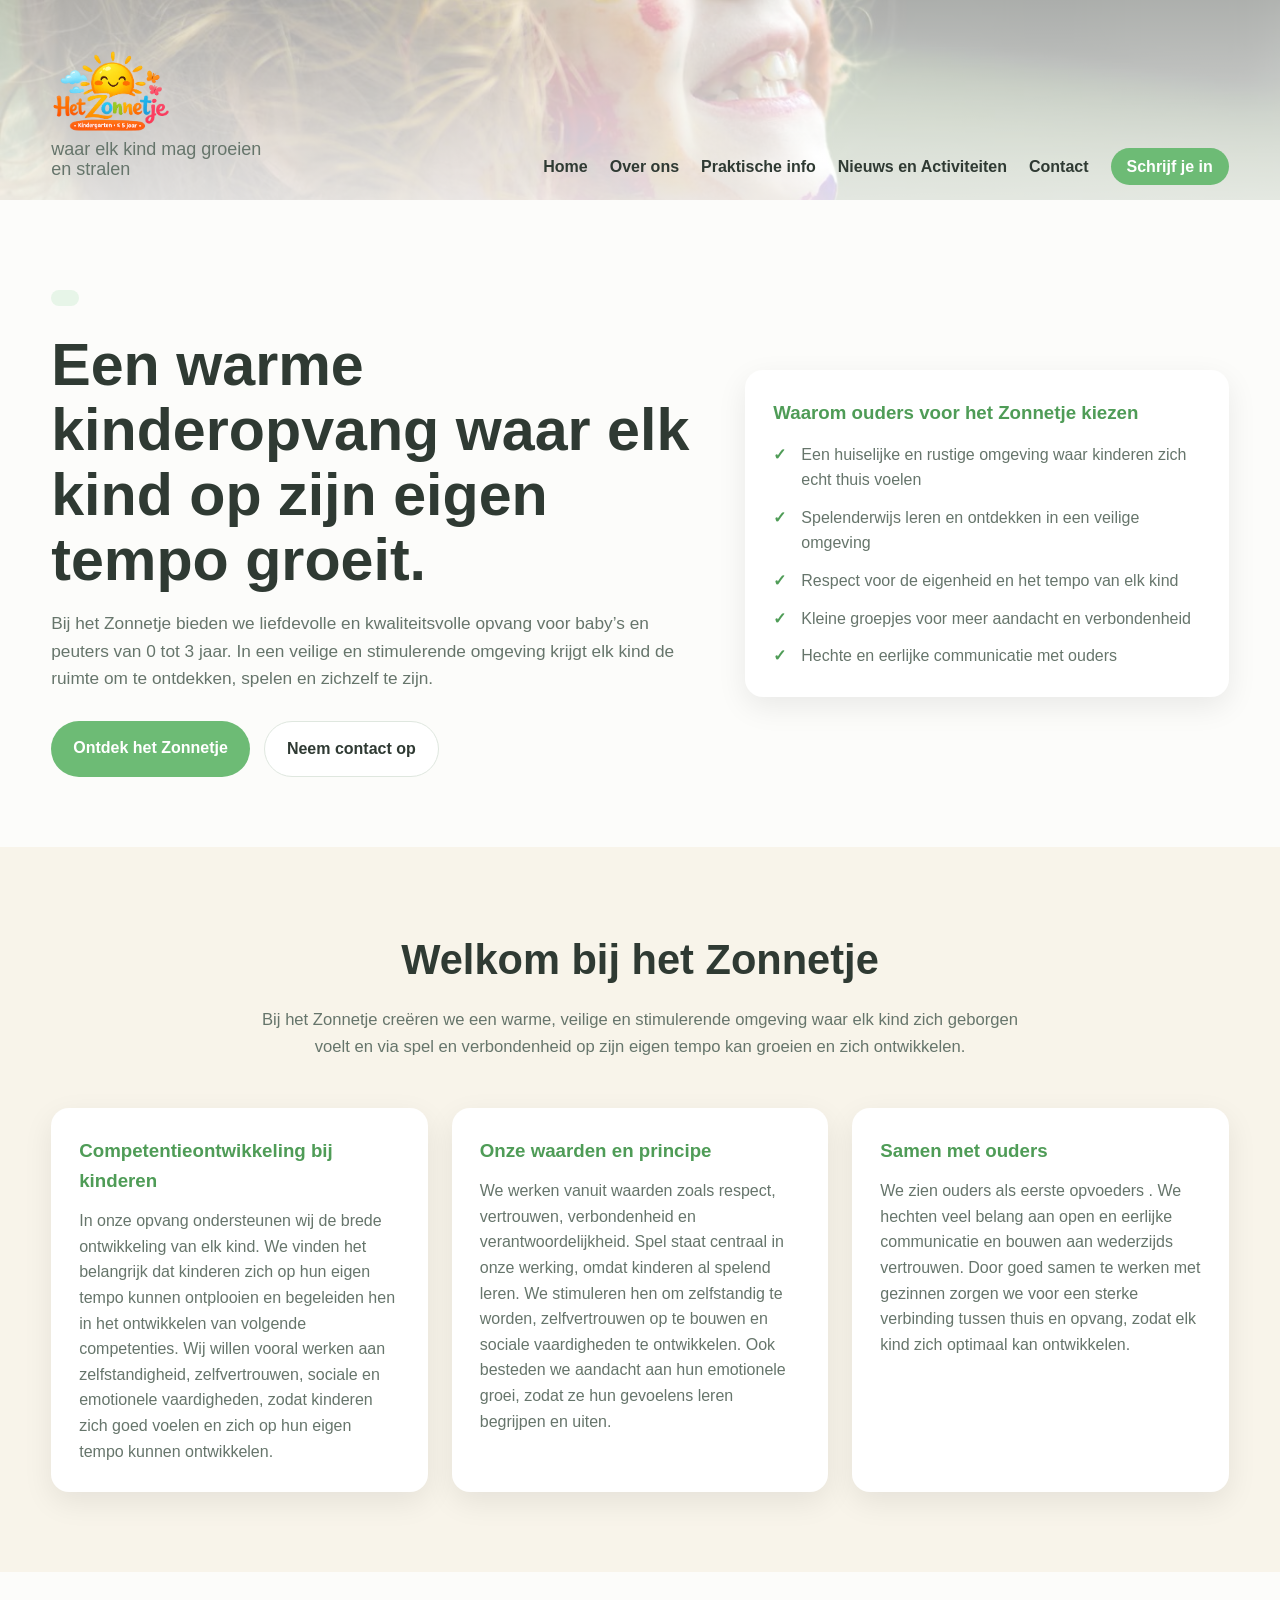
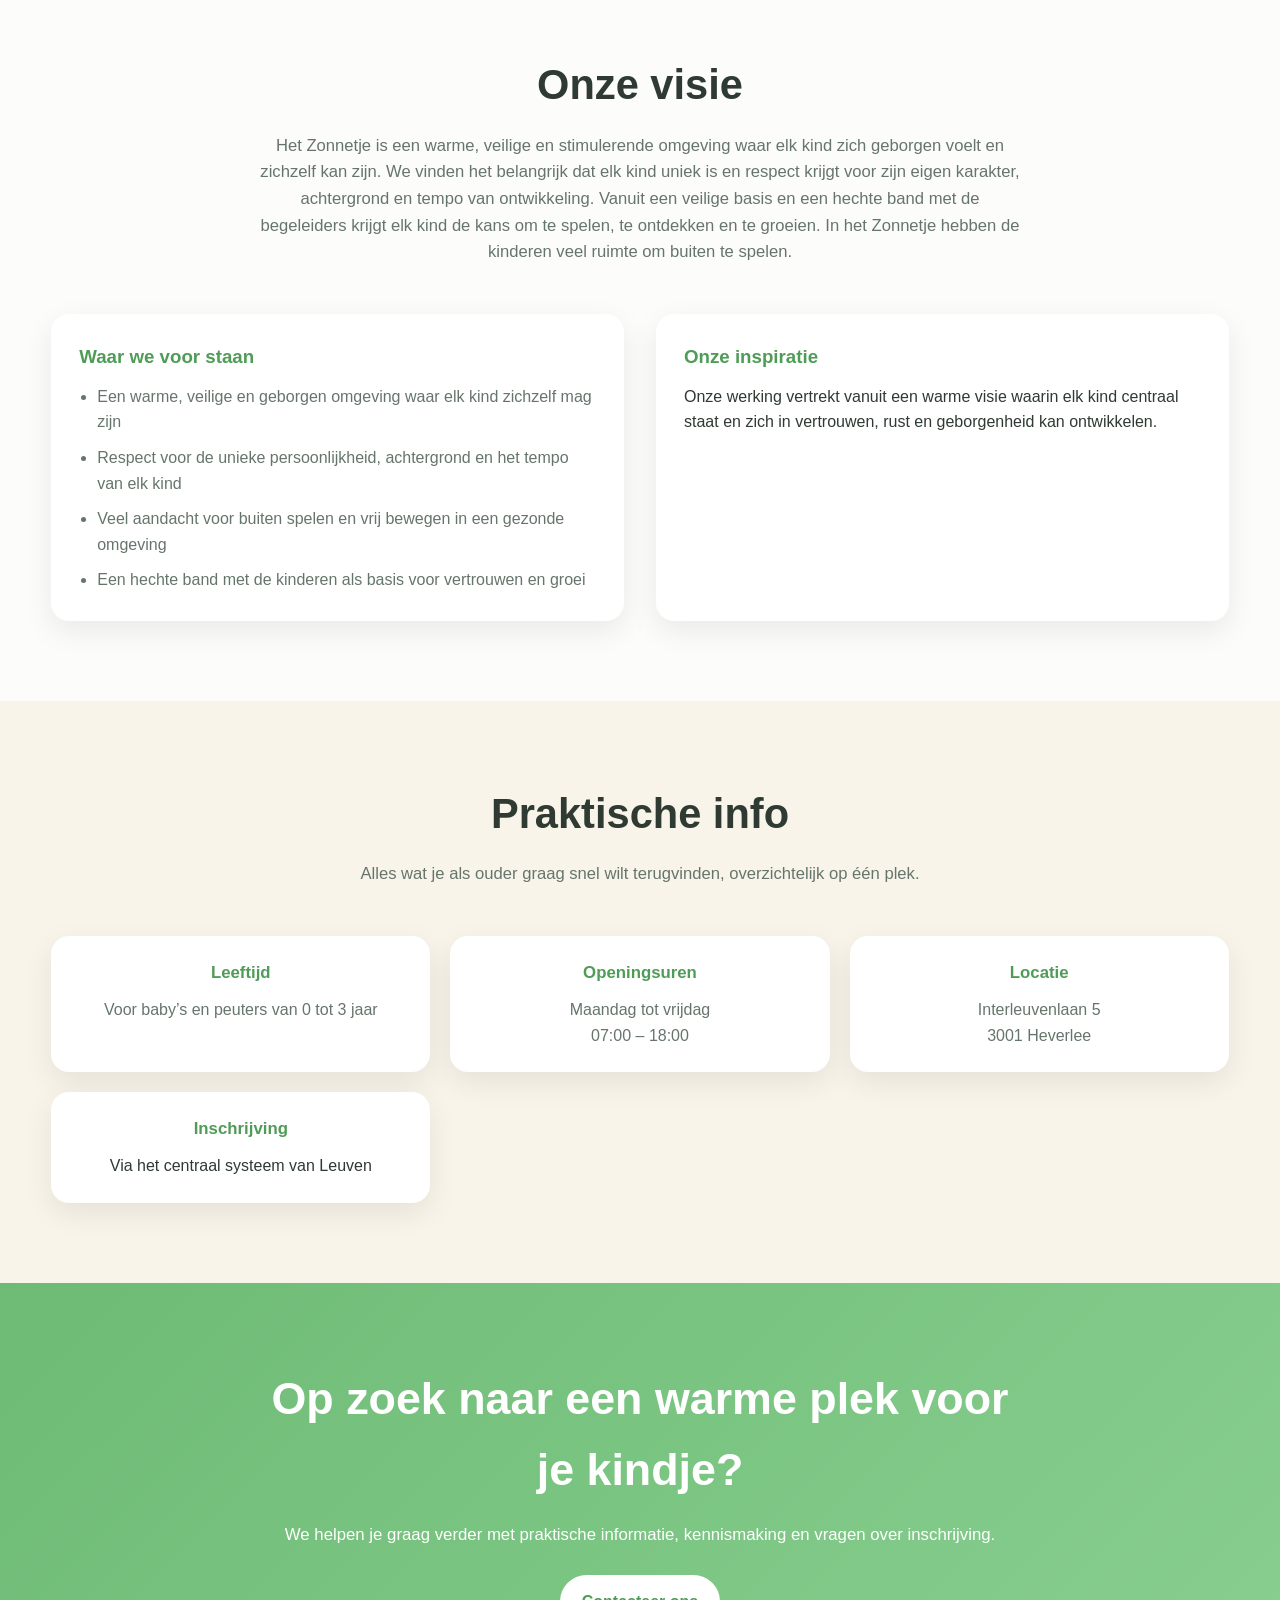
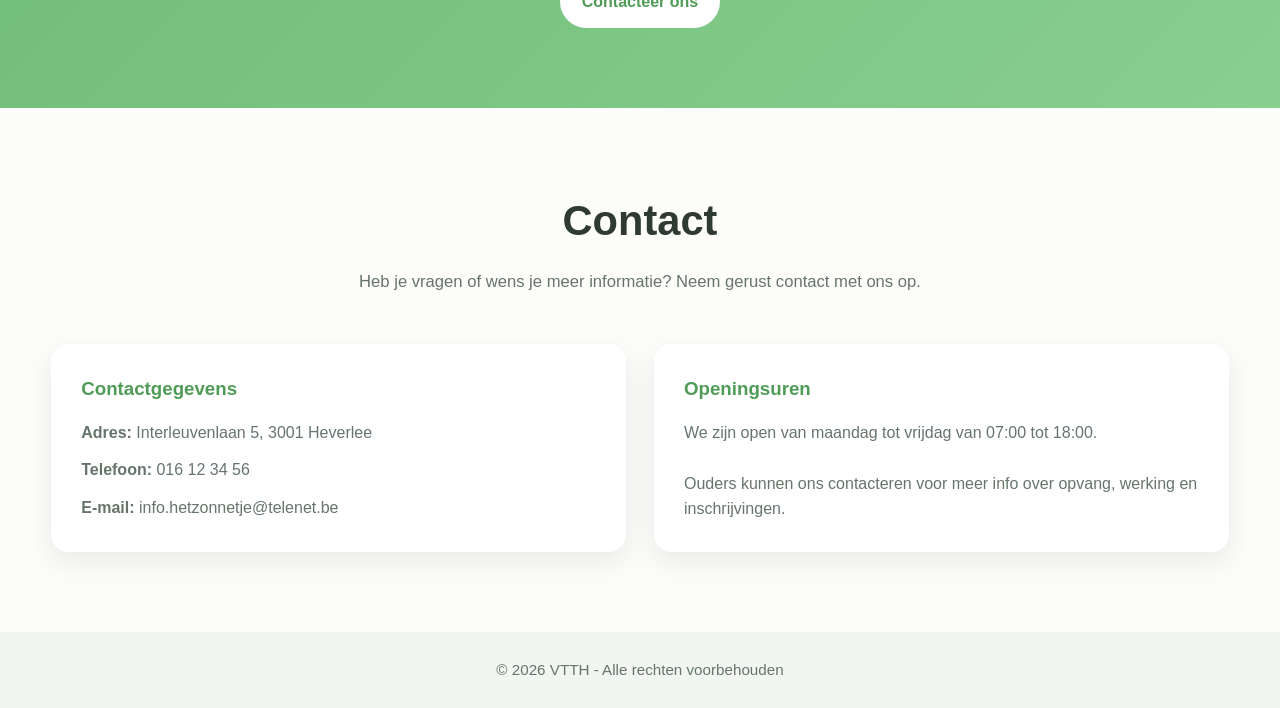
<file: index.html>
<!DOCTYPE html>
<html lang="en">
<head>
  <meta charset="UTF-8" />
  <meta name="viewport" content="width=device-width, initial-scale=1.0" />
  <title>het Zonnetje</title>
  <link rel="stylesheet" href="styles/style.css" />
</head>
<body>

  <header>
    <div class="container nav">
      <div class="logo">
        <img class="logo-icon" src="images/logo.png" alt="Het Zonnetje">
	      <span> 
		      waar elk kind mag groeien <br>
		      en stralen 
        </span>
      </div>
      <nav>
        <ul>
	        <li><a href="index.html">Home</a></li>
          <li><a href="overons.html">Over ons</a></li>
          <li><a href="praktische.html">Praktische info</a></li>
          <li><a href="nieuws.html">Nieuws en Activiteiten</a></li>
          <li><a href="contact.html">Contact</a></li>
          <li><a class="nav-btn" href="#contact">Schrijf je in</a></li>
        </ul>
      </nav>
    </div>
  </header>

  <main>
    <section class="hero" id="home">
      <div class="container hero-grid">
        <div>
          <div class="eyebrow"></div>
          <h1>Een warme kinderopvang waar elk kind op zijn eigen tempo groeit.</h1>
          <p>
            Bij het Zonnetje bieden we liefdevolle en kwaliteitsvolle opvang
            voor baby’s en peuters van 0 tot 3 jaar. In een veilige en
            stimulerende omgeving krijgt elk kind de ruimte om te ontdekken,
            spelen en zichzelf te zijn.
          </p>
          <div class="hero-actions">
            <a href="#over-ons" class="btn btn-primary">Ontdek het Zonnetje</a>
            <a href="#contact" class="btn btn-secondary">Neem contact op</a>
          </div>
        </div>

        <div class="hero-card">
          <h3>Waarom ouders voor het Zonnetje kiezen</h3>
          <ul>
            <li>Een huiselijke en rustige omgeving waar kinderen zich echt thuis voelen</li>
            <li>Spelenderwijs leren en ontdekken in een veilige omgeving</li>
            <li>Respect voor de eigenheid en het tempo van elk kind</li>
            <li>Kleine groepjes voor meer aandacht en verbondenheid</li>
            <li>Hechte en eerlijke communicatie met ouders</li>
          </ul>
        </div>
      </div>
    </section>

    <section id="over-ons">
      <div class="container">
        <div class="section-header">
          <h2>Welkom bij het Zonnetje</h2>
          <p>
            Bij het Zonnetje creëren we een warme, veilige en stimulerende omgeving 
            waar elk kind zich geborgen voelt en via spel en verbondenheid op zijn eigen tempo 
            kan groeien en zich ontwikkelen.
          </p>
        </div>

        <div class="cards">
          <div class="card">
            <h3>Competentieontwikkeling bij kinderen</h3>
            <p>
              In onze opvang ondersteunen wij de brede ontwikkeling van elk kind. 
              We vinden het belangrijk dat kinderen zich op hun eigen tempo kunnen ontplooien 
              en begeleiden hen in het ontwikkelen van volgende competenties.
              Wij willen vooral werken aan zelfstandigheid, zelfvertrouwen, sociale 
              en emotionele vaardigheden, zodat kinderen zich goed voelen en zich op 
              hun eigen tempo kunnen ontwikkelen.
            </p>
          </div>

          <div class="card">
            <h3>Onze waarden en principe</h3>
            <p>
              We werken vanuit waarden zoals respect, vertrouwen, verbondenheid en verantwoordelijkheid. 
              Spel staat centraal in onze werking, omdat kinderen al spelend leren. 
              We stimuleren hen om zelfstandig te worden, zelfvertrouwen op te bouwen 
              en sociale vaardigheden te ontwikkelen. Ook besteden we aandacht aan 
              hun emotionele groei, zodat ze hun gevoelens leren begrijpen en uiten.
            </p>
          </div>

          <div class="card">
            <h3>Samen met ouders</h3>
            <p>
              We zien ouders als eerste opvoeders . We hechten veel belang 
              aan open en eerlijke communicatie en bouwen aan wederzijds vertrouwen. 
              Door goed samen te werken met gezinnen zorgen we voor een sterke 
              verbinding tussen thuis en opvang, zodat elk kind zich optimaal kan ontwikkelen.
            </p>
          </div>
        </div>
      </div>
    </section>

    <section class="vision">
      <div class="container">
        <div class="section-header">
          <h2>Onze visie</h2>
          <p>
            Het Zonnetje is een warme, veilige en stimulerende omgeving waar elk kind 
            zich geborgen voelt en zichzelf kan zijn. We vinden het belangrijk dat elk kind uniek is 
            en respect krijgt voor zijn eigen karakter, achtergrond en tempo van ontwikkeling. 
            Vanuit een veilige basis en een hechte band met de begeleiders krijgt elk kind de kans 
            om te spelen, te ontdekken en te groeien. In het Zonnetje hebben de kinderen veel ruimte 
            om buiten te spelen.

          </p>
        </div>

        <div class="vision-grid">
          <div class="vision-box">
            <h3>Waar we voor staan</h3>
            <ul>
              <li>Een warme, veilige en geborgen omgeving waar elk kind zichzelf mag zijn</li>
              <li>Respect voor de unieke persoonlijkheid, achtergrond en het tempo van elk kind</li>
              <li>Veel aandacht voor buiten spelen en vrij bewegen in een gezonde omgeving</li>
              <li>Een hechte band met de kinderen als basis voor vertrouwen en groei</li>
            </ul>
          </div>

          <div class="vision-box">
            <h3>Onze inspiratie</h3>
            <p>
              Onze werking vertrekt vanuit een warme visie waarin elk kind centraal staat 
              en zich in vertrouwen, rust en geborgenheid kan ontwikkelen.
            </p>
          </div>
        </div>
      </div>
    </section>

    <section id="praktisch">
      <div class="container">
        <div class="section-header">
          <h2>Praktische info</h2>
          <p>
            Alles wat je als ouder graag snel wilt terugvinden, overzichtelijk
            op één plek.
          </p>
        </div>

        <div class="info-grid">
          <div class="info-item">
            <h3>Leeftijd</h3>
            <p>Voor baby’s en peuters van 0 tot 3 jaar</p>
          </div>

          <div class="info-item">
            <h3>Openingsuren</h3>
            <p>Maandag tot vrijdag<br>07:00 – 18:00</p>
          </div>

          <div class="info-item">
            <h3>Locatie</h3>
            <p>Interleuvenlaan 5<br>3001 Heverlee</p>
          </div>

          <div class="info-item">
            <h3>Inschrijving</h3>
            <a href="https://www.kinderopvangleuven.be">Via het centraal systeem van Leuven</a>
          </div>
        </div>
      </div>
    </section>

    <section class="cta">
      <div class="container cta-box">
        <h2>Op zoek naar een warme plek voor je kindje?</h2>
        <p>
          We helpen je graag verder met praktische informatie, kennismaking en
          vragen over inschrijving.
        </p>
        <a href="#contact" class="btn btn-secondary">Contacteer ons</a>
      </div>
    </section>

    <section id="contact">
      <div class="container">
        <div class="section-header">
          <h2>Contact</h2>
          <p>
            Heb je vragen of wens je meer informatie? Neem gerust contact met
            ons op.
          </p>
        </div>

        <div class="contact-grid">
          <div class="contact-box">
            <h3>Contactgegevens</h3>
            <ul>
              <li><strong>Adres:</strong> Interleuvenlaan 5, 3001 Heverlee</li>
              <li><strong>Telefoon:</strong> 016 12 34 56</li>
              <li><strong>E-mail:</strong> info.hetzonnetje@telenet.be</li>
            </ul>
          </div>

          <div class="contact-box">
            <h3>Openingsuren</h3>
            <p>
              We zijn open van maandag tot vrijdag van 07:00 tot 18:00.
            </p>
            <br>
            <p>
              Ouders kunnen ons contacteren voor meer info over opvang,
              werking en inschrijvingen.
            </p>
          </div>
        </div>
      </div>
    </section>
  </main>

  <footer>
    <div class="container">
      <p>&copy; 2026 VTTH - Alle rechten voorbehouden</p>
    </div>
  </footer>

</body>
</html>
</file>
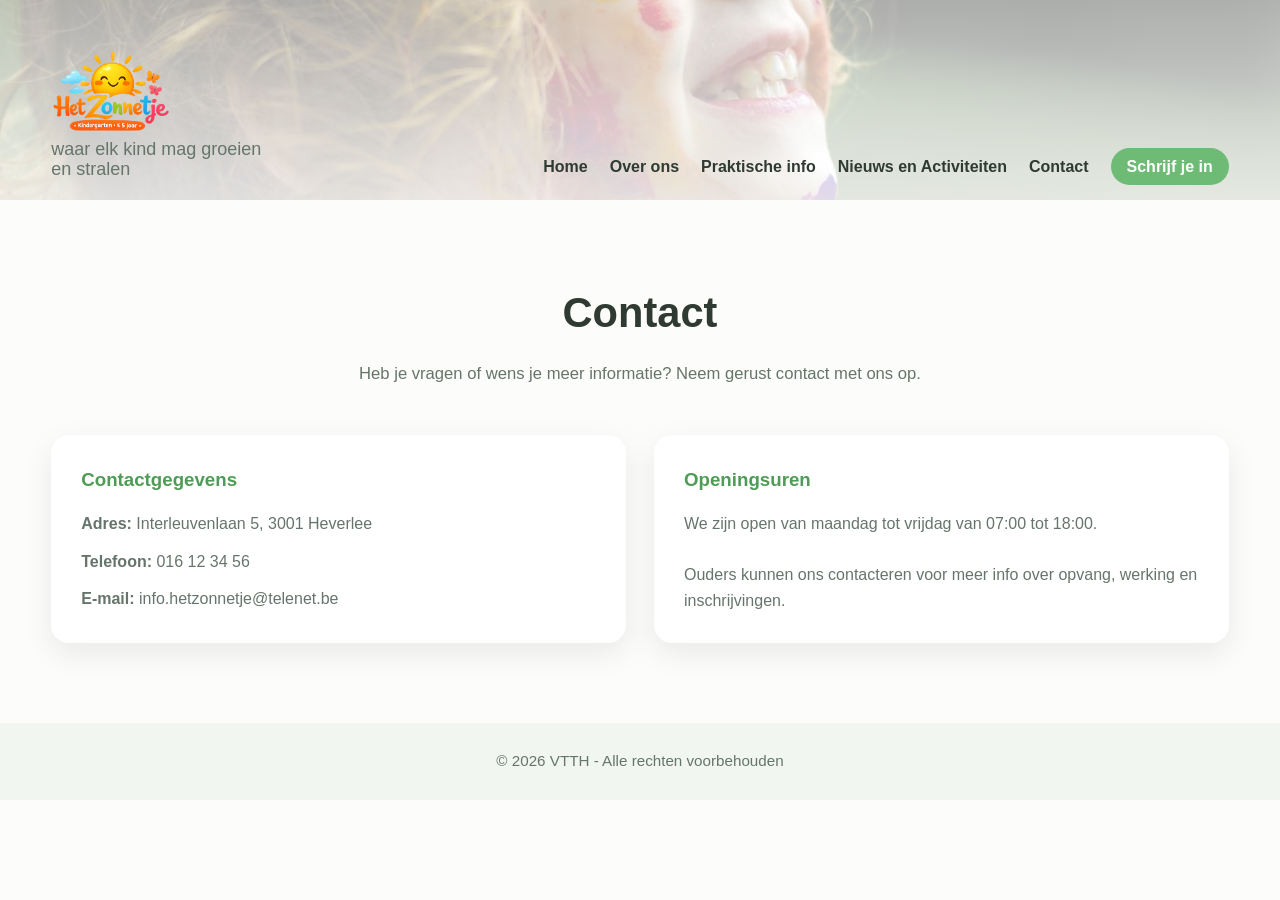
<file: contact.html>
<!DOCTYPE html>
<html lang="en">
<head>
  <meta charset="UTF-8" />
  <meta name="viewport" content="width=device-width, initial-scale=1.0" />
  <title>het Zonnetje</title>
  <link rel="stylesheet" href="styles/style.css" />
</head>
<body>

  <header>
    <div class="container nav">
      <div class="logo">
        <img class="logo-icon" src="images/logo.png" alt="Het Zonnetje">
	      <span> 
		      waar elk kind mag groeien <br>
		      en stralen 
        </span>
      </div>

      <nav>
        <ul>
	        <li><a href="index.html">Home</a></li>
          <li><a href="overons.html">Over ons</a></li>
          <li><a href="praktische.html">Praktische info</a></li>
          <li><a href="nieuws.html">Nieuws en Activiteiten</a></li>
          <li><a href="contact.html">Contact</a></li>
          <li><a class="nav-btn" href="#contact">Schrijf je in</a></li>
        </ul>
      </nav>
    </div>
  </header>

  <main>
   
    <section id="contact">
      <div class="container">
        <div class="section-header">
          <h2>Contact</h2>
          <p>
            Heb je vragen of wens je meer informatie? Neem gerust contact met
            ons op.
          </p>
        </div>

        <div class="contact-grid">
          <div class="contact-box">
            <h3>Contactgegevens</h3>
            <ul>
              <li><strong>Adres:</strong> Interleuvenlaan 5, 3001 Heverlee</li>
              <li><strong>Telefoon:</strong> 016 12 34 56</li>
              <li><strong>E-mail:</strong> info.hetzonnetje@telenet.be</li>
            </ul>
          </div>

          <div class="contact-box">
            <h3>Openingsuren</h3>
            <p>
              We zijn open van maandag tot vrijdag van 07:00 tot 18:00.
            </p>
            <br>
            <p>
              Ouders kunnen ons contacteren voor meer info over opvang,
              werking en inschrijvingen.
            </p>
          </div>
        </div>
      </div>
    </section>
  </main>

  <footer>
    <div class="container">
      <p>&copy; 2026 VTTH - Alle rechten voorbehouden</p>
    </div>
  </footer>

</body>
</html>
</file>
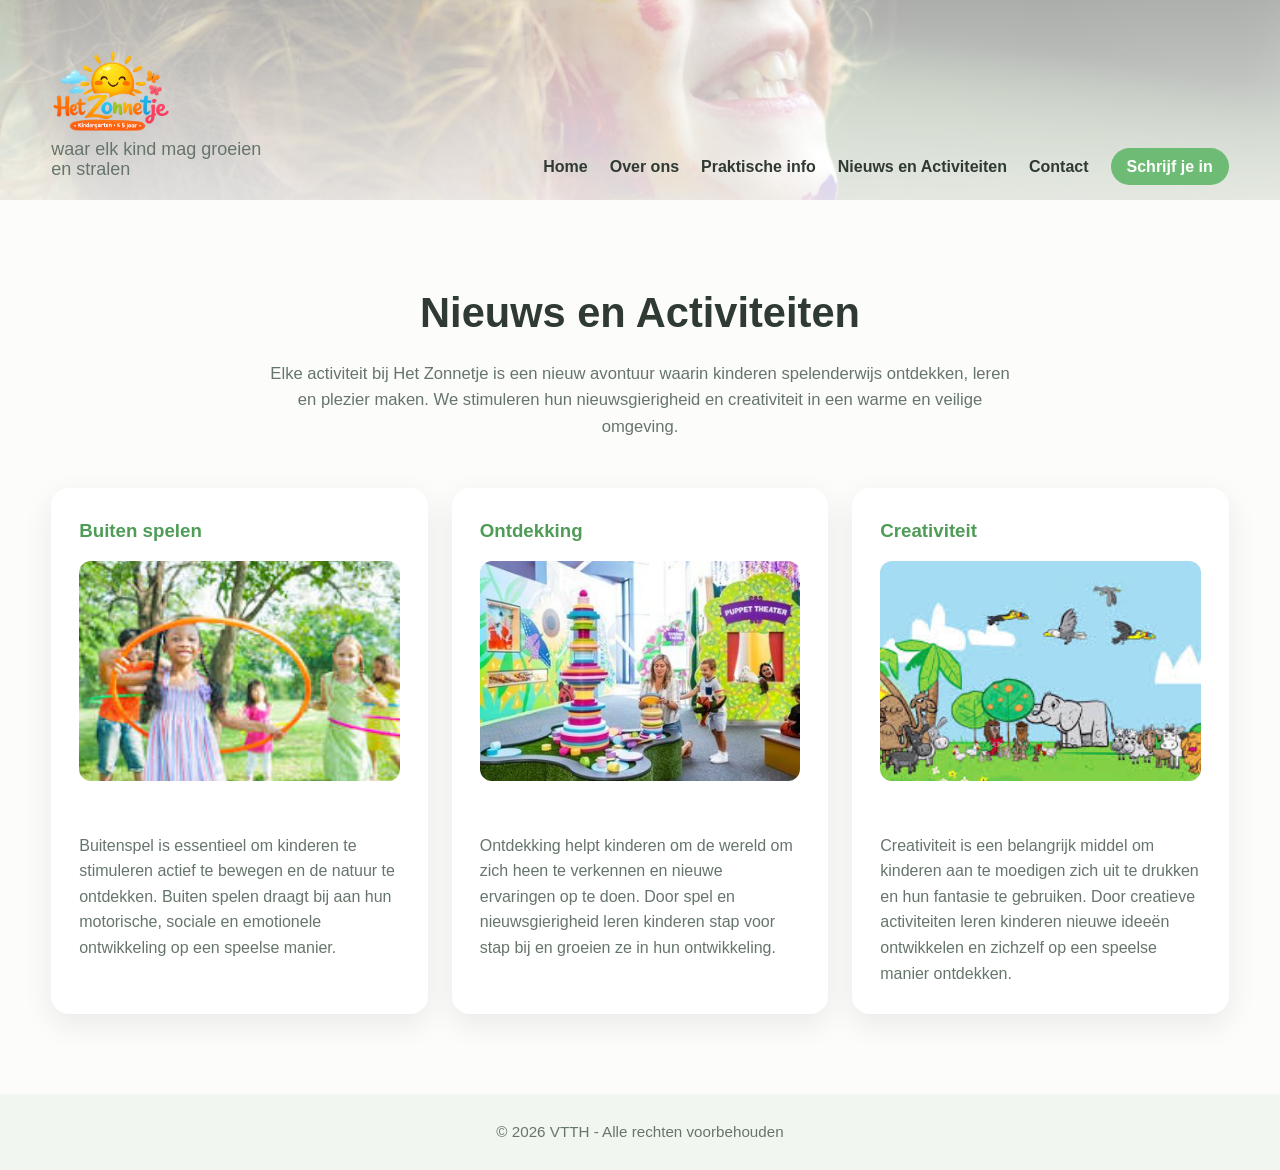
<file: nieuws.html>
<!DOCTYPE html>
<html lang="en">
<head>
  <meta charset="UTF-8" />
  <meta name="viewport" content="width=device-width, initial-scale=1.0" />
  <title>het Zonnetje </title>
  <link rel="stylesheet" href="styles/style.css" />
</head>
<body>

  <header>
    <div class="container nav">
      <div class="logo">
        <img class="logo-icon" src="images/logo.png" alt="Het Zonnetje">
	      <span> 
		      waar elk kind mag groeien <br>
		      en stralen 
        </span>
      </div>
      <nav>
        <ul>
        	<li><a href="index.html">Home</a></li>
          <li><a href="overons.html">Over ons</a></li>
          <li><a href="praktische.html">Praktische info</a></li>
          <li><a href="nieuws.html">Nieuws en Activiteiten</a></li>
          <li><a href="contact.html">Contact</a></li>
          <li><a class="nav-btn" href="#contact">Schrijf je in</a></li>
        </ul>
      </nav>
    </div>
  </header>

  <main>

    <section id="nieuws">
      <div class="container">
        <div class="section-header">
          <h2>Nieuws en Activiteiten</h2>
          <p>
            Elke activiteit bij Het Zonnetje is een nieuw avontuur 
            waarin kinderen spelenderwijs ontdekken, leren en plezier maken. 
            We stimuleren hun nieuwsgierigheid en creativiteit in een warme 
            en veilige omgeving.
          </p>
        </div>

        <div class="cards">
          <div class="card">
            <h3>Buiten spelen </h3>
            <img src="images/nieuws/img1.jpeg" alt="buitenspelen">
            <br> </br>
            <p>

              Buitenspel is essentieel om kinderen te stimuleren actief te bewegen 
              en de natuur te ontdekken. Buiten spelen draagt bij aan hun motorische, 
              sociale en emotionele ontwikkeling op een speelse manier.
            </p>
            
          </div>

          <div class="card">
            <h3>Ontdekking</h3>
            <img src="images/nieuws/img2.jpeg" alt="Ontdekking">
            <br> </br>
            <p>

              Ontdekking helpt kinderen om de wereld om zich heen te verkennen 
              en nieuwe ervaringen op te doen. Door spel en nieuwsgierigheid 
              leren kinderen stap voor stap bij en groeien ze in hun ontwikkeling.
            </p>
            
          </div>

          <div class="card">
            <h3>Creativiteit </h3>
            <img src="images/nieuws/img3.jpeg" alt="Creativiteit">
            <br> </br>
            <p>

              Creativiteit is een belangrijk middel om kinderen aan te moedigen zich
               uit te drukken en hun fantasie te gebruiken. Door creatieve activiteiten 
               leren kinderen nieuwe ideeën ontwikkelen en zichzelf op een speelse manier 
               ontdekken.
            </p>
            
          </div>
        </div>
      </div>
    </section>

  </main>

  <footer>
    <div class="container">
      <p>&copy; 2026 VTTH - Alle rechten voorbehouden</p>
    </div>
  </footer>

</body>
</html>
</file>
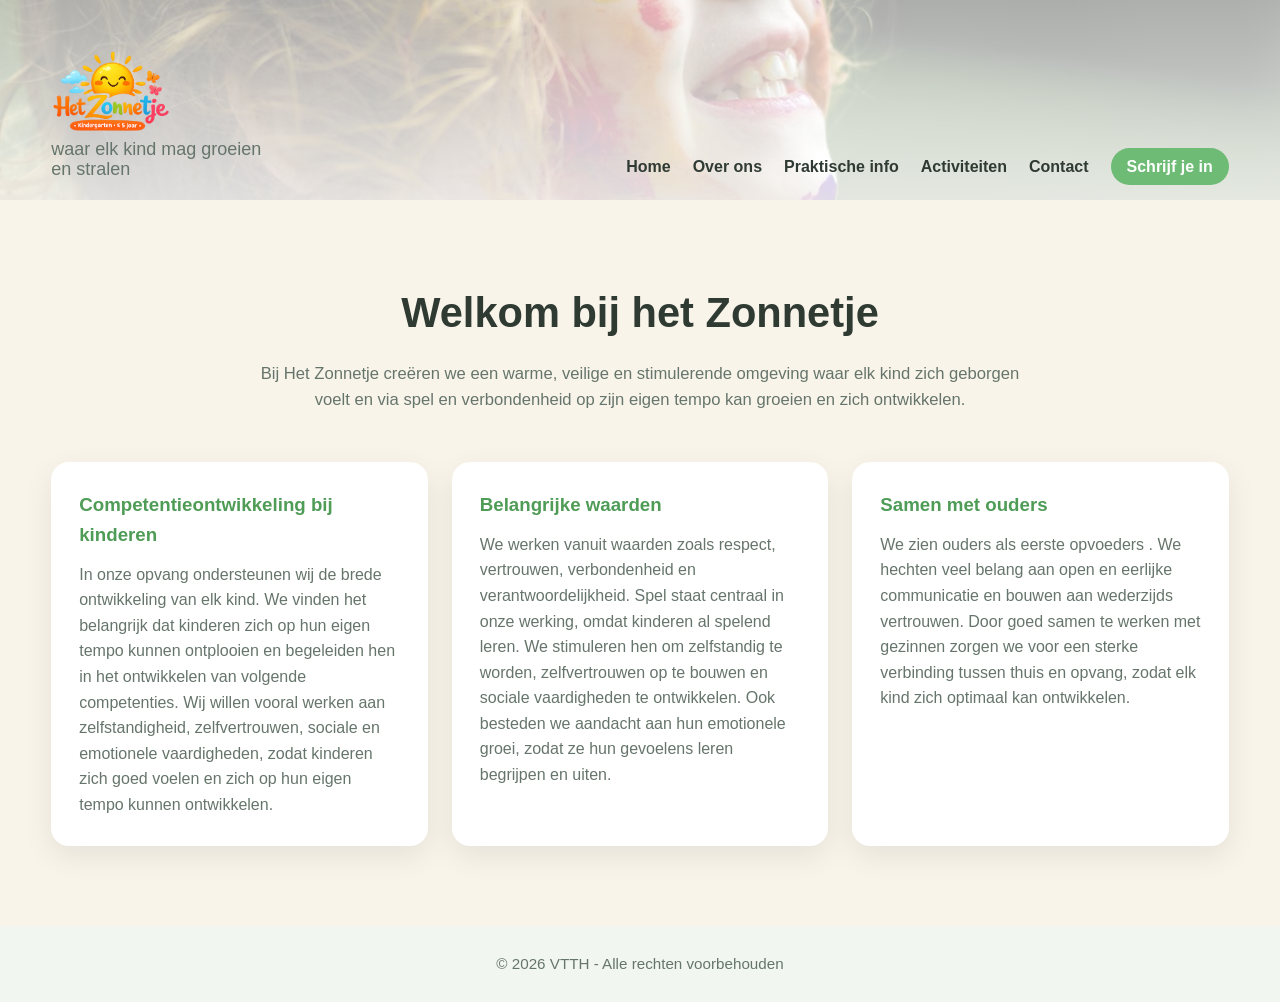
<file: overons.html>
<!DOCTYPE html>
<html lang="en">
<head>
  <meta charset="UTF-8" />
  <meta name="viewport" content="width=device-width, initial-scale=1.0" />
  <title>het zonnetje</title>
  <link rel="stylesheet" href="styles/style.css" />
</head>
<body>

  <header>
    <div class="container nav">
      <div class="logo">
        <img class="logo-icon" src="images/logo.png" alt="Het Zonnetje">
	      <span> 
		      waar elk kind mag groeien <br>
		      en stralen 
        </span>
      </div>

      <nav>
        <ul>
	        <li><a href="index.html">Home</a></li>
          <li><a href="overons.html">Over ons</a></li>
          <li><a href="praktische.html">Praktische info</a></li>
          <li><a href="nieuws.html">Activiteiten</a></li>
          <li><a href="contact.html">Contact</a></li>
          <li><a class="nav-btn" href="#contact">Schrijf je in</a></li>
        </ul>
      </nav>
    </div>
  </header>

  <main>

    <section id="over-ons">
      <div class="container">
        <div class="section-header">
          <h2>Welkom bij het Zonnetje</h2>
          <p>
            Bij Het Zonnetje creëren we een warme, veilige en stimulerende omgeving 
            waar elk kind zich geborgen voelt en via spel en verbondenheid op zijn eigen tempo 
            kan groeien en zich ontwikkelen.
          </p>
        </div>

        <div class="cards">
          <div class="card">
            <h3>Competentieontwikkeling bij kinderen</h3>
            <p>
              In onze opvang ondersteunen wij de brede ontwikkeling van elk kind. 
              We vinden het belangrijk dat kinderen zich op hun eigen tempo kunnen ontplooien 
              en begeleiden hen in het ontwikkelen van volgende competenties.
              Wij willen vooral werken aan zelfstandigheid, zelfvertrouwen, sociale 
              en emotionele vaardigheden, zodat kinderen zich goed voelen en zich op 
              hun eigen tempo kunnen ontwikkelen.

            </p>
          </div>

          <div class="card">
            <h3>Belangrijke waarden </h3>
            <p>
              We werken vanuit waarden zoals respect, vertrouwen, verbondenheid en verantwoordelijkheid. 
              Spel staat centraal in onze werking, omdat kinderen al spelend leren. 
              We stimuleren hen om zelfstandig te worden, zelfvertrouwen op te bouwen 
              en sociale vaardigheden te ontwikkelen. Ook besteden we aandacht aan 
              hun emotionele groei, zodat ze hun gevoelens leren begrijpen en uiten.


            </p>
          </div>

          <div class="card">
            <h3>Samen met ouders</h3>
            <p>
              We zien ouders als eerste opvoeders . We hechten veel belang 
              aan open en eerlijke communicatie en bouwen aan wederzijds vertrouwen. 
              Door goed samen te werken met gezinnen zorgen we voor een sterke 
              verbinding tussen thuis en opvang, zodat elk kind zich optimaal kan ontwikkelen.

            </p>
          </div>
        </div>
      </div>
    </section>

  </main>

  <footer>
    <div class="container">
      <p>&copy; 2026 VTTH - Alle rechten voorbehouden</p>
    </div>
  </footer>

</body>
</html>
</file>
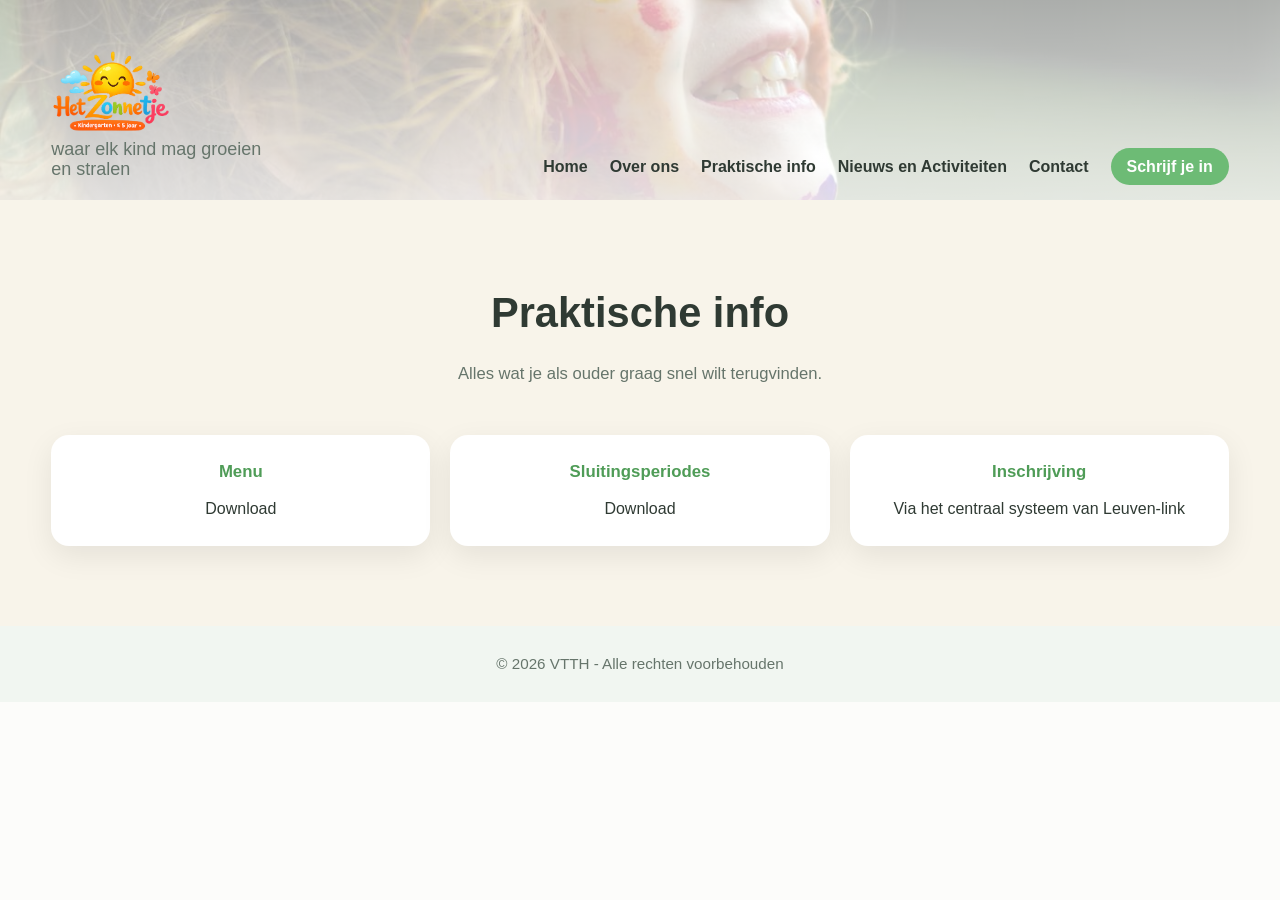
<file: praktische.html>
<!DOCTYPE html>
<html lang="en">
<head>
  <meta charset="UTF-8" />
  <meta name="viewport" content="width=device-width, initial-scale=1.0" />
  <title>het Zonnetje</title>
  <link rel="stylesheet" href="styles/style.css" />
</head>
<body>

  <header>
    <div class="container nav">
      <div class="logo">
        <img class="logo-icon" src="images/logo.png" alt="Het Zonnetje">
	      <span> 
		      waar elk kind mag groeien <br>
		      en stralen 
        </span>
      </div>

      <nav>
        <ul>
          <li><a href="index.html">Home</a></li>
          <li><a href="overons.html">Over ons</a></li>
          <li><a href="praktische.html">Praktische info</a></li>
          <li><a href="nieuws.html">Nieuws en Activiteiten</a></li>
          <li><a href="contact.html">Contact</a></li>
          <li><a class="nav-btn" href="#contact">Schrijf je in</a></li>
        </ul>
      </nav>
    </div>
  </header>

  <main>
  <section id="praktisch">
      <div class="container">
        <div class="section-header">
          <h2>Praktische info</h2>
          <p>
            Alles wat je als ouder graag snel wilt terugvinden.
          </p>
        </div>

        <div class="info-grid">
          <div class="info-item">
            <h3>Menu</h3>
            <a href="files/menu.pdf"> Download</a>
          </div>

          <div class="info-item">
            <h3>Sluitingsperiodes</h3>
            <a href="files/sluitendagen.pdf">Download</a>
          </div>

          <div class="info-item">
            <h3>Inschrijving</h3>
            <a href="https://www.kinderopvangleuven.be">Via het centraal systeem van Leuven-link</a>
          </div>
        </div>
      </div>
    </section>

  </main>

  <footer>
    <div class="container">
      <p>&copy; 2026 VTTH - Alle rechten voorbehouden</p>
    </div>
  </footer>

</body>
</html>
</file>
<file: styles/style.css>
:root {
  --primary: #6dbb75;
  --primary-dark: #4f9c57;
  --secondary: #f8f4ea;
  --accent: #ffd66b;
  --text: #2f3a33;
  --muted: #66756b;
  --white: #ffffff;
  --shadow: 0 10px 30px rgba(0, 0, 0, 0.08);
  --radius: 18px;
  --max-width: 1200px;
}

* {
  box-sizing: border-box;
  margin: 0;
  padding: 0;
}

html {
  scroll-behavior: smooth;
}

body {
  font-family: Arial, Helvetica, sans-serif;
  line-height: 1.6;
  color: var(--text);
  background: #fcfcfa;
}

a {
  text-decoration: none;
  color: inherit;
}

img {
  max-width: 100%;
  display: block;
}

.container {
  width: min(92%, var(--max-width));
  margin: 0 auto;
}

/* Header */

header {
  background:
    linear-gradient(rgba(255, 255, 255, 0.65), rgba(255, 255, 255, 0.85)),
    url("../images/photo_header.jpg")
    center/cover no-repeat;
  min-height: 200px;

  display: flex;
  flex-direction: column;
  justify-content: flex-end;
}

.nav {
  display: flex;
  align-items: flex-end;
  justify-content: space-between;
  padding: 20px 0;
}


.logo {
  display: flex;
  flex-direction: column;
  line-height: 1.1;
  font-weight: bold;
  max-width: 260px;
  flex-shrink: 0;
}


.logo span {
  font-size: 18px;
  font-weight: normal;
  color: var(--muted);
}

.logo-icon {
    width: 120px !important;
    height: auto !important;
    object-fit: contain;
}


nav ul {
  list-style: none;
  display: flex;
  gap: 22px;
  flex-wrap: wrap;
  align-items: center;
}

nav a {
  color: var(--text);
  font-weight: 600;
  transition: color 0.2s ease;
}

nav a:hover {
  color: var(--primary-dark);
}

.nav-btn {
  background: var(--primary);
  color: var(--white);
  padding: 10px 16px;
  border-radius: 999px;
  font-weight: 700;
  transition: background 0.2s ease, transform 0.2s ease;
}

.nav-btn:hover {
  background: var(--primary-dark);
  transform: translateY(-1px);
}

/* Hero */
.hero {
  background: none;
  padding: 90px 0 70px;
}

.hero-grid {
  display: grid;
  grid-template-columns: 1.15fr 0.85fr;
  gap: 40px;
  align-items: center;
}

.eyebrow {
  display: inline-block;
  background: #e7f5e8;
  color: var(--primary-dark);
  padding: 8px 14px;
  border-radius: 999px;
  font-size: 0.92rem;
  font-weight: 700;
  margin-bottom: 18px;
}

.hero h1 {
  font-size: clamp(2rem, 5vw, 3.7rem);
  line-height: 1.1;
  margin-bottom: 18px;
}

.hero p {
  font-size: 1.08rem;
  color: var(--muted);
  max-width: 640px;
  margin-bottom: 28px;
}

.hero-actions {
  display: flex;
  gap: 14px;
  flex-wrap: wrap;
}

.btn {
  display: inline-block;
  padding: 14px 22px;
  border-radius: 999px;
  font-weight: 700;
  transition: all 0.2s ease;
}

.btn-primary {
  background: var(--primary);
  color: var(--white);
}

.btn-primary:hover {
  background: var(--primary-dark);
  transform: translateY(-2px);
}

.btn-secondary {
  background: var(--white);
  color: var(--text);
  border: 1px solid #dfe7df;
}

.btn-secondary:hover {
  border-color: var(--primary);
  color: var(--primary-dark);
}

.hero-card {
  background: var(--white);
  border-radius: var(--radius);
  box-shadow: var(--shadow);
  padding: 28px;
}

.hero-card h3 {
  margin-bottom: 14px;
  color: var(--primary-dark);
}

.hero-card ul {
  list-style: none;
  display: grid;
  gap: 12px;
}

.hero-card li {
  padding-left: 28px;
  position: relative;
  color: var(--muted);
}

.hero-card li::before {
  content: "✓";
  position: absolute;
  left: 0;
  top: 0;
  color: var(--primary-dark);
  font-weight: 700;
}

/* Sections */
section {
  padding: 80px 0;
}

.section-header {
  text-align: center;
  max-width: 760px;
  margin: 0 auto 48px;
}

.section-header h2 {
  font-size: clamp(1.7rem, 4vw, 2.6rem);
  margin-bottom: 14px;
}

.section-header p {
  color: var(--muted);
  font-size: 1.04rem;
}

/* Cards */
.cards {
  display: grid;
  grid-template-columns: repeat(3, 1fr);
  gap: 24px;
}

.card {
  background: var(--white);
  border-radius: var(--radius);
  box-shadow: var(--shadow);
  padding: 28px;
}

.card h3 {
  margin-bottom: 12px;
  color: var(--primary-dark);
}

.card p {
  color: var(--muted);
}

.card img {
  width: 100%;
  height: 220px;
  object-fit: cover;
  border-radius: 12px;
  margin-top: 15px;
}

/* Vision */
#over-ons {
  background: var(--secondary);
}

#praktisch {
  background: var(--secondary);
}

.vision {
  background: none;
}


.vision-grid {
  display: grid;
  grid-template-columns: 1fr 1fr;
  gap: 32px;
  align-items: start;
}

.vision-grid {
  display: grid;
  grid-template-columns: 1fr 1fr;
  gap: 32px;
  align-items: stretch; 
}


.vision-box {
  background: var(--white);
  padding: 28px;
  border-radius: var(--radius);
  box-shadow: var(--shadow);
  display: flex;
  flex-direction: column;
  height: 100%;
}

.vision-box h3 {
  margin-bottom: 12px;
  color: var(--primary-dark);
}

.vision-box ul {
  padding-left: 18px;
  color: var(--muted);
}

.vision-box ul li + li {
  margin-top: 10px;
}

/* Practical info */
.info-grid {
  display: grid;
  grid-template-columns: repeat(3, 1fr);
  gap: 20px;
}

.info-item {
  background: var(--white);
  border-radius: var(--radius);
  box-shadow: var(--shadow);
  padding: 24px;
  text-align: center;
}

.info-item h3 {
  color: var(--primary-dark);
  margin-bottom: 10px;
  font-size: 1.05rem;
}

.info-item p {
  color: var(--muted);
}

/* CTA */
.cta {
  background: linear-gradient(135deg, #6dbb75, #89cf90);
  color: var(--white);
}

.cta-box {
  text-align: center;
  max-width: 760px;
  margin: 0 auto;
}

.cta h2 {
  font-size: clamp(1.8rem, 4vw, 2.8rem);
  margin-bottom: 16px;
}

.cta p {
  margin-bottom: 26px;
  font-size: 1.05rem;
}

.cta .btn-secondary {
  background: var(--white);
  color: var(--primary-dark);
  border: none;
}

/* Contact */
.contact-grid {
  display: grid;
  grid-template-columns: 1fr 1fr;
  gap: 28px;
}

.contact-box {
  background: var(--white);
  border-radius: var(--radius);
  box-shadow: var(--shadow);
  padding: 30px;
}

.contact-box h3 {
  margin-bottom: 16px;
  color: var(--primary-dark);
}

.contact-box p,
.contact-box li {
  color: var(--muted);
}

.contact-box ul {
  list-style: none;
  display: grid;
  gap: 12px;
}

/* Footer */
footer {
  background: #f1f6f1;
  padding: 26px 0;
  text-align: center;
  color: var(--muted);
  font-size: 0.95rem;
}

/* Responsive */
@media (max-width: 960px) {
  .hero-grid,
  .vision-grid,
  .contact-grid,
  .cards,
  .info-grid {
    grid-template-columns: 1fr;
  }

  .nav {
    flex-direction: column;
    align-items: flex-start;
  }

  nav ul {
    gap: 14px;
  }

  .hero {
    padding: 70px 0 50px;
  }
}
</file>
